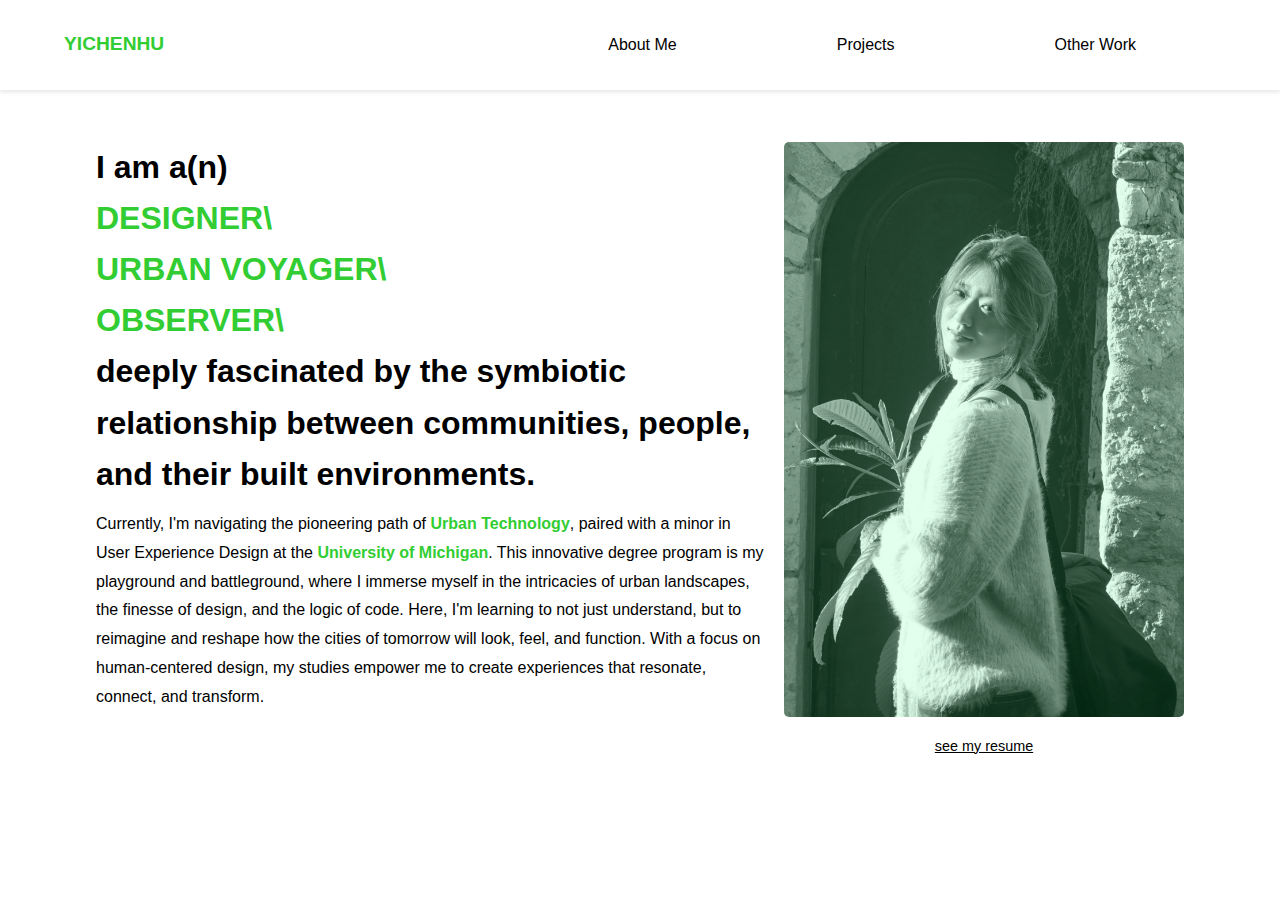
<file: ip1/about.html>
<!DOCTYPE html>
<html lang="en">
<head>
  <meta charset="UTF-8">
  <title>About Me</title>
  <meta name="viewport" content="width=device-width, initial-scale=1.0">
  <link href="https://fonts.googleapis.com/css2?family=Roboto:wght@400;700&display=swap" rel="stylesheet">
  <link rel="stylesheet" href="css/style.css">
</head>
<body>

 <!-- Navigation Bar -->
 <nav class="navbar">
    <div class="container">
      <div class="logo">
        <a href="index.html">YICHENHU</a>
      </div>
      <ul class="nav-links">
        <li><a href="about.html">About Me</a></li>
        <li><a href="projects.html">Projects</a></li>
        <li><a href="other.html">Other Work</a></li>
      </ul>
    </div>
  </nav>

    <div class="container">
        <main class="content">
            <div class="text-content">
                <h2>I am a(n)</h2>
                <h2 class="highlighted">
                    DESIGNER\<br>
                    URBAN VOYAGER\<br>
                    OBSERVER\<br>
                <h2>deeply fascinated by the symbiotic relationship between communities, 
                    people, and their built environments.</h2>
                <p>
                    Currently, I'm navigating the pioneering path of <span class="highlight">Urban Technology</span>, 
                    paired with a minor in User Experience Design at the 
                    <span class="highlight">University of Michigan</span>. This innovative degree program is my playground and battleground, 
                    where I immerse myself in the intricacies of urban landscapes, the finesse of design, and the logic of code. Here, 
                    I'm learning to not just understand, but to reimagine and reshape how the cities of tomorrow will look, feel, and function. 
                    With a focus on human-centered design, my studies empower me to create experiences that resonate, connect, and transform.
                </p>
            </div>
            <div class="image-content">
                <img src="images/my_image.png" alt="Yichen's Portrait">
                <a href="resume.pdf" class="resume-link">see my resume</a>
            </div>
        </main>
    </div>
</body>
</html>
  <!-- Footer -->
  <!-- (Same as in index.html) -->

</body>
</html>
</file>
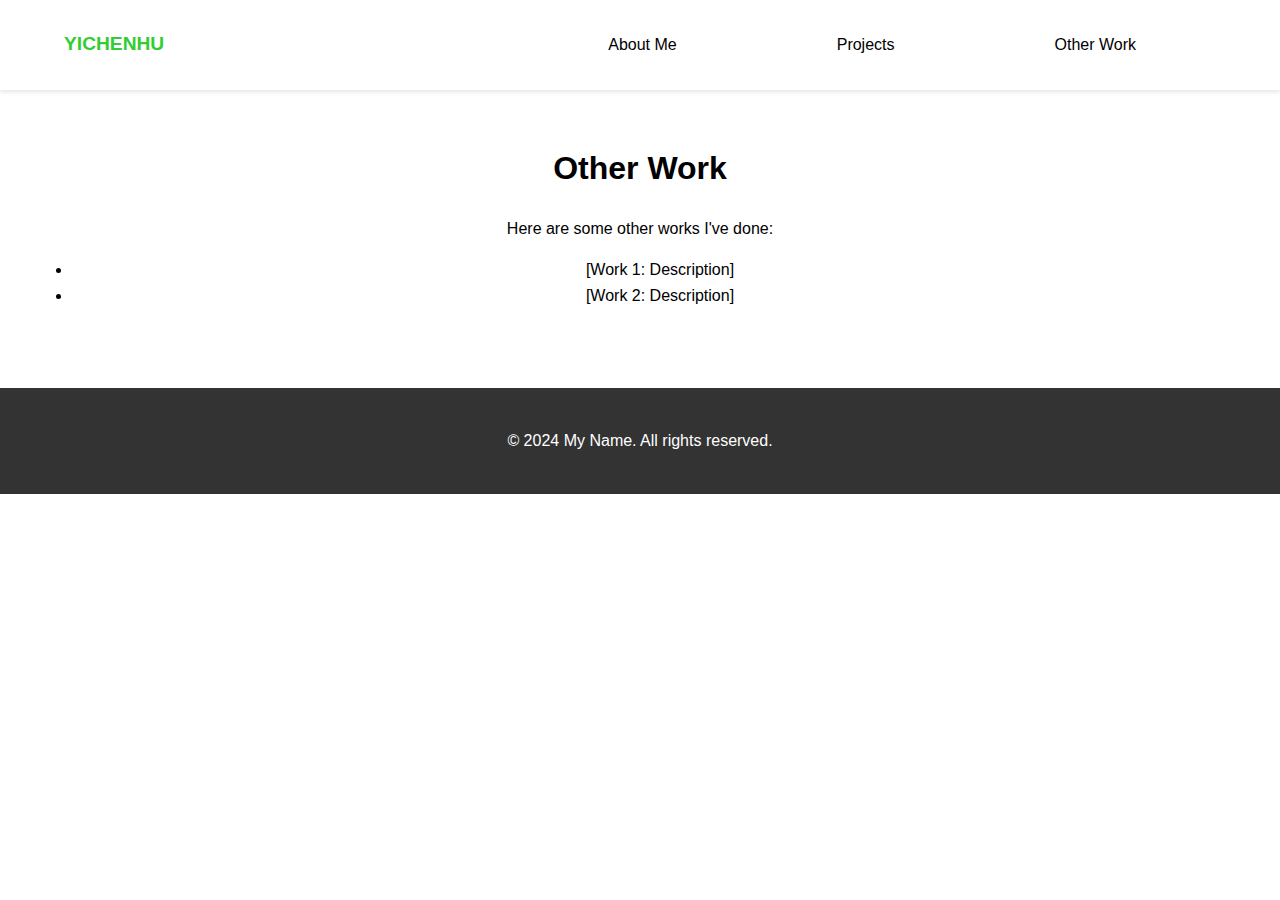
<file: ip1/other.html>
<!DOCTYPE html>
<html lang="en">
<head>
  <meta charset="UTF-8">
  <meta name="viewport" content="width=device-width, initial-scale=1.0">
  <title>Other Work</title>
  <link rel="stylesheet" href="css/style.css">
</head>
<body>
 <!-- Navigation Bar -->
 <nav class="navbar">
    <div class="container">
      <div class="logo">
        <a href="index.html">YICHENHU</a>
      </div>
      <ul class="nav-links">
        <li><a href="about.html">About Me</a></li>
        <li><a href="projects.html">Projects</a></li>
        <li><a href="other.html">Other Work</a></li>
      </ul>
    </div>
  </nav>
  <main>
    <h1>Other Work</h1>
    <p>Here are some other works I've done:</p>
    <ul>
      <li>[Work 1: Description]</li>
      <li>[Work 2: Description]</li>
    </ul>
  </main>
  <footer>
    <p>&copy; 2024 My Name. All rights reserved.</p>
  </footer>
</body>
</html>
</file>
<file: ip1/css/style.css>
body {
    font-family: Arial, sans-serif;
    line-height: 1.6;
    margin: 0;
    padding: 0;
    /* background: url('your-image.jpg') no-repeat center center fixed; */
  }
  
  /* header {
    background: #333;
    color: #fff;
    padding: 1rem 0;
  }
   */
  /* header nav {
    text-align: center;
  }
  
  header nav a {
    color: #fff;
    text-decoration: none;
    margin: 0 1rem;
  }
  
  header nav a:hover {
    text-decoration: underline;
  } */
  
  main {
    padding: 2rem;
    text-align: center;
  }
  
  .profile-pic {
    max-width: 200px;
    border-radius: 50%;
    margin: 1rem 0;
  }
  
  .button {
    background: #007bff;
    color: #fff;
    padding: 0.5rem 1rem;
    text-decoration: none;
    border-radius: 5px;
  }
  
  .button:hover {
    background: #0056b3;
  }
  
  footer {
    background: #333;
    color: #fff;
    text-align: center;
    padding: 1rem 0;
    margin-top: 2rem;
  }
  

  /* Variables */
  /* Navigation Bar */
  .navbar {
    background-color: #fff;
    position: sticky;
    top: 0;
    box-shadow: 0 2px 4px rgba(0,0,0,0.1);
    z-index: 1000;
  }
  .navbar .container {
    display: flex;
    align-items: center;
    justify-content: space-between;
    padding: 1rem 2rem;
  }

  .navbar .nav-links {
    list-style: none;
    display: flex;
  }
  .navbar .nav-links a {
    text-decoration: none;
    color: black;
    font-weight: 500;
    transition: color 0.3s;
    padding: 45px 80px 35px 80px;

  }
  .navbar .nav-links a:hover {
    color: limegreen;
    background: rgba(123, 210, 123, 0.455);
    padding: 45px 80px 36px 80px;
  }
  .navbar .logo a {
    color: limegreen;
    font-weight: bolder;
    text-decoration: solid;
    font-size: larger;
  }
/* add */
/* General Reset */

/* .container {
    max-width: 1200px;
    margin: 0 auto;
    padding: 20px;;
}

.header {
    text-align: left;
    padding: 10px 0;
} */

/* .header h1 {
    font-size: 1.5rem;
    color: white;
    text-transform: lowercase;
} */

.content {
    display: flex;
    align-items:normal;
    justify-content: space-between;
    gap: 20px;
    margin-top: 20px;
}

.text-content {
    flex: 1;
    text-align: left;
}

.text-content h2 {
    font-size: 2rem;
    margin: 0;
}

.text-content .highlighted {
    color: limegreen;
    text-transform: uppercase;
}

.text-content p {
    font-size: 1rem;
    line-height: 1.8;
    margin: 10px 0;
}

.text-content .highlight {
    color: limegreen;
    font-weight: bold;
}

.image-content {
    position: relative;
    flex: 1;
    max-width: 400px;
}

.image-content img {
    width: 100%;
    border-radius: 5px;
    /* filter: grayscale(100%) brightness(1.2); */
}

.resume-link {
    display: block;
    margin-top: 10px;
    text-align: center;
    font-size: 0.9rem;
    color: black;
    text-decoration: underline;
    /* background-color: limegreen; */
    /* padding: 1rem 1rem;
    border-radius: 5px; */
    transition: background-color 0.3s;
    width: auto;
}

.resume-link:hover {
    color: limegreen;
}

/* typing effect */
.typing {
    width: 1070px;
    overflow: hidden;
    white-space: nowrap;
    border-right: 2px solid #7E2EA0;
    animation: typing 2s steps(48, end), cursor .2s steps(48, end) infinite;
}
@keyframes typing {
    from { width: 0 }
}
@keyframes cursor {
    50% { border-color: transparent }
}


/* add */
  
  /* intro Section */
  .intro {
    background-image: url('../images/intro_bg.png');
    background-size: cover;
    background-position: center;
    color: #fff;
    padding: 6rem 0;
    text-align: center;
    position: relative;
  }
  .intro::after {
    content: '';
    position: absolute;
    top: 0;
    left: 0;
    width: 100%;
    height: 100%;
    background-color: rgba(0, 0, 0, 0.5)
  }
  .intro .container {
    position: relative;
    z-index: 1;
  }
  .intro h1 {
    font-size: 3rem;
    margin-bottom: 1rem;
  }
  .intro p {
    font-size: 1.25rem;
    margin-bottom: 2rem;
  }
  .intro .btn {
    color: limegreen;
    padding: 0.75rem 2rem;
    text-decoration: underline;
    border-radius: 5px;
    transition: background-color 0.3s;
  }

  .intro .btn:hover {
    color: rgb(74, 247, 74);
  } 

  /* Projects Section */
  /* .projects {
    padding: 4rem 0;
  } */
  /* .projects .container {
    display: grid;
    max-width: 1200px;
    margin: 0 auto;
    padding: 0 2rem;
  } */
  .projects h2 {
    text-align: center;
    margin-bottom: 2rem;
    font-size: 2.5rem;
  }
  .project-grid {
    display:flex;
    flex-wrap: wrap;
    gap: 2rem;
    justify-content: center;
  }
  .project-card {
    display: grid;
    text-align: center;
    /* align-items: center; */
    grid-template-rows: auto 1fr auto;
    border-radius: 10px;
    box-shadow: 0 4px 6px rgba(0,0,0,0.1);
    overflow: hidden;
    flex: 1 1 calc(45% - 2rem);
    max-width: calc(45% - 2rem);
    padding: 1.5rem;
    /* max-height: calc(45% - 2rem); */
    transition: transform 0.3s;
    justify-items: center;
  }
  .project-card:hover {
    transform: translateY(-10px);
  }
  .project-card img {
    display: block;
    width: auto;
    height: 306px;
    /* padding-left: 130px; */
  }
  .project-card h3 {
    margin: 1rem;
    font-size: 1.5rem;
  }
  .project-card p {
    margin: 0 1rem 1rem;
    color: black;
    font-style: oblique;
  }
  .project-card .btn {
    margin: 0 1rem 1.5rem;
    background-color: rgba(50, 205, 50, 0.121);
    color: limegreen;
    width: 100px;
    /* border: 2px solid var(--primary-color); */
    padding: 0.5rem 1rem;
    align-self: center;
    border-radius: 5px;
    transition: background-color 0.3s, color 0.3s;
  }
  .project-card .btn:hover {
    background-color: rgb(0, 107, 46);
    color: #fff;
  }

  
  /* Buttons */
  /* .btn {
    display: inline-block;
    text-decoration: none;
    font-weight: 500;
    border-radius: 5px;
  }
  .btn-primary {
    background-color: var(--primary-color);
    color: #fff;
    padding: 0.75rem 2rem;
    margin-top: 2rem;
    transition: background-color 0.3s;
  }
  .btn-primary:hover {
    background-color: limegreen;
  } */
  
  /* Footer */
  footer {
    background-color: #333;
    color: #fff;
    padding: 2rem 0;
  }
  footer .container {
    display: flex;
    flex-direction: column;
    align-items: center;
  }
  footer p {
    margin: 0.5rem 0;
  }
  footer .social-links {
    margin-top: 1rem;
  }
  footer .social-links a {
    color: #fff;
    margin: 0 0.5rem;
    text-decoration: none;
    font-size: 1.5rem;
    transition: color 0.3s;
  }
  footer .social-links a:hover {
    color: var(--primary-color);
  }
  
  /* Utilities */
  .container {
    width: 90%;
    max-width: 1200px;
    margin: 0 auto;
  }
  
  /* Responsive Design */
  @media (max-width: 768px) {
    .project-grid {
      flex-direction: column;
    }
    .project-card {
      max-width: 100%;
    }
    .intro h1 {
      font-size: 2.5rem;
    }
    .intro p {
      font-size: 1rem;
    }
  }
  
  @media (max-width: 480px) {
    .navbar .nav-links {
      display: none;
    }
    .navbar .menu-toggle {
      display: block;
    }
  }
</file>
